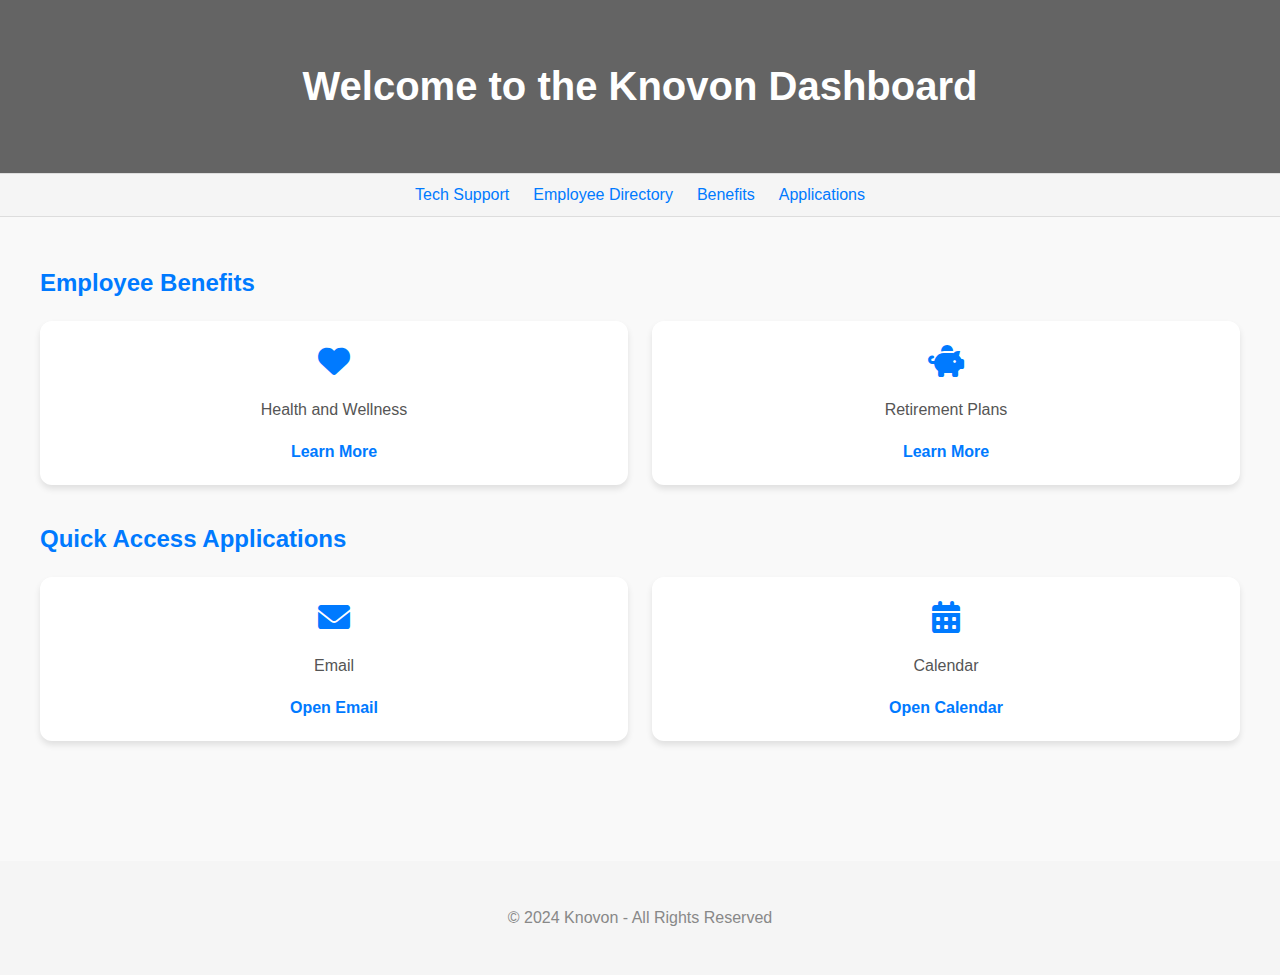
<file: index.html>
<!DOCTYPE html>
<html lang="en">
<head>
    <meta charset="UTF-8">
    <meta name="viewport" content="width=device-width, initial-scale=1.0">
    <title>Knovon Dashboard</title>
    <link rel="stylesheet" href="https://cdnjs.cloudflare.com/ajax/libs/font-awesome/6.0.0-beta3/css/all.min.css">
    <style>
        body {
            font-family: -apple-system, BlinkMacSystemFont, 'Segoe UI', Roboto, 'Helvetica Neue', Arial, sans-serif;
            margin: 0;
            padding: 0;
            background-color: #f9f9f9;
            color: #333;
        }

        header {
            background: linear-gradient(rgba(0, 0, 0, 0.6), rgba(0, 0, 0, 0.6)), url('https://via.placeholder.com/1920x600') center/cover no-repeat;
            color: white;
            text-align: center;
            padding: 4rem 1rem;
        }

        header h1 {
            font-size: 2.5rem;
            margin: 0;
        }

        nav {
            display: flex;
            justify-content: center;
            gap: 1.5rem;
            background-color: #f5f5f5;
            padding: 0.75rem 0;
            border-top: 1px solid #ddd;
            border-bottom: 1px solid #ddd;
        }

        nav a {
            color: #007aff;
            text-decoration: none;
            font-size: 1rem;
        }

        nav a:hover {
            text-decoration: underline;
        }

        .container {
            padding: 2rem;
            max-width: 1200px;
            margin: auto;
        }

        .section {
            margin-bottom: 2.5rem;
        }

        .section h2 {
            color: #007aff;
            margin-bottom: 1.5rem;
            font-size: 1.5rem;
        }

        .cards {
            display: grid;
            grid-template-columns: repeat(auto-fit, minmax(250px, 1fr));
            gap: 1.5rem;
        }

        .card {
            background: #fff;
            border-radius: 12px;
            box-shadow: 0 4px 6px rgba(0, 0, 0, 0.1);
            padding: 1.5rem;
            text-align: center;
            transition: transform 0.2s ease, box-shadow 0.2s ease;
        }

        .card:hover {
            transform: translateY(-5px);
            box-shadow: 0 6px 10px rgba(0, 0, 0, 0.15);
        }

        .card i {
            font-size: 2rem;
            color: #007aff;
            margin-bottom: 1rem;
        }

        .card p {
            margin: 0.5rem 0;
            font-size: 1rem;
            color: #555;
        }

        .card a {
            display: inline-block;
            margin-top: 1rem;
            text-decoration: none;
            color: #007aff;
            font-weight: bold;
        }

        .card a:hover {
            text-decoration: underline;
        }

        footer {
            text-align: center;
            padding: 2rem 1rem;
            background-color: #f5f5f5;
            color: #888;
            margin-top: 3rem;
        }
    </style>
</head>
<body>
    <header>
        <h1>Welcome to the Knovon Dashboard</h1>
    </header>

    <nav>
        <a href="it.html">Tech Support</a>
        <a href="directory.html">Employee Directory</a>
        <a href="#benefits">Benefits</a>
        <a href="#apps">Applications</a>
    </nav>

    <div class="container">
        <section id="benefits" class="section">
            <h2>Employee Benefits</h2>
            <div class="cards">
                <div class="card">
                    <i class="fas fa-heart"></i>
                    <p>Health and Wellness</p>
                    <a href="#">Learn More</a>
                </div>
                <div class="card">
                    <i class="fas fa-piggy-bank"></i>
                    <p>Retirement Plans</p>
                    <a href="#">Learn More</a>
                </div>
            </div>
        </section>

        <section id="apps" class="section">
            <h2>Quick Access Applications</h2>
            <div class="cards">
                <div class="card">
                    <i class="fas fa-envelope"></i>
                    <p>Email</p>
                    <a href="#">Open Email</a>
                </div>
                <div class="card">
                    <i class="fas fa-calendar-alt"></i>
                    <p>Calendar</p>
                    <a href="#">Open Calendar</a>
                </div>
            </div>
        </section>
    </div>

    <footer>
        <p>&copy; 2024 Knovon - All Rights Reserved</p>
    </footer>
</body>
</html>
</file>
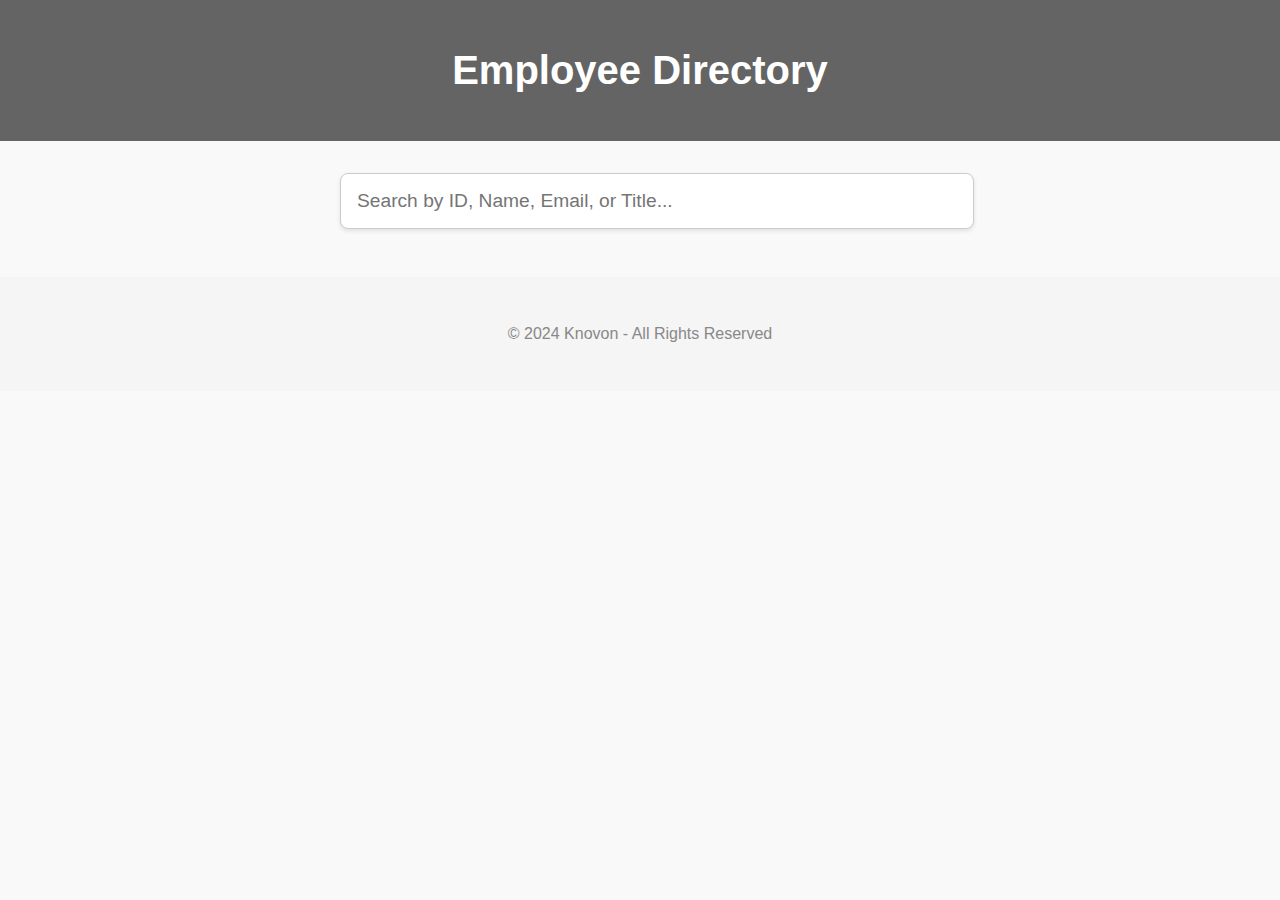
<file: employee_directory.html>
<!DOCTYPE html>
<html lang="en">
<head>
    <meta charset="UTF-8">
    <meta name="viewport" content="width=device-width, initial-scale=1.0">
    <title>Employee Directory - Knovon</title>
    <link rel="stylesheet" href="https://cdnjs.cloudflare.com/ajax/libs/font-awesome/6.0.0-beta3/css/all.min.css">
    <style>
        body {
            font-family: -apple-system, BlinkMacSystemFont, 'Segoe UI', Roboto, 'Helvetica Neue', Arial, sans-serif;
            margin: 0;
            padding: 0;
            background-color: #f9f9f9;
            color: #333;
        }

        header {
            background: linear-gradient(rgba(0, 0, 0, 0.6), rgba(0, 0, 0, 0.6)), url('https://via.placeholder.com/1920x400') center/cover no-repeat;
            color: white;
            text-align: center;
            padding: 3rem 1rem;
        }

        header h1 {
            font-size: 2.5rem;
            margin: 0;
        }

        .search-container {
            margin: 2rem auto;
            max-width: 600px;
            text-align: center;
        }

        .search-container input {
            width: 100%;
            padding: 1rem;
            font-size: 1.2rem;
            border: 1px solid #ccc;
            border-radius: 8px;
            box-shadow: 0 2px 4px rgba(0, 0, 0, 0.1);
        }

        .directory {
            margin: 2rem auto;
            max-width: 800px;
        }

        .employee {
            display: flex;
            align-items: center;
            background: #fff;
            margin-bottom: 1rem;
            padding: 1rem;
            border-radius: 8px;
            box-shadow: 0 4px 6px rgba(0, 0, 0, 0.1);
        }

        .employee img {
            width: 80px;
            height: 80px;
            border-radius: 50%;
            margin-right: 1rem;
        }

        .employee div {
            flex: 1;
        }

        .employee h4 {
            margin: 0;
        }

        .employee p {
            margin: 0.25rem 0 0;
            color: #666;
            font-size: 0.9rem;
        }

        footer {
            text-align: center;
            padding: 2rem 1rem;
            background-color: #f5f5f5;
            color: #888;
            margin-top: 3rem;
        }
    </style>
</head>
<body>
    <header>
        <h1>Employee Directory</h1>
    </header>

    <div class="search-container">
        <input type="text" id="search" placeholder="Search by ID, Name, Email, or Title..." onkeyup="filterDirectory()">
    </div>

    <div id="directory-list" class="directory">
        <!-- Employee cards will be dynamically loaded here -->
    </div>

    <footer>
        <p>&copy; 2024 Knovon - All Rights Reserved</p>
    </footer>

    <script>
        const directoryDataUrl = 'https://docs.google.com/spreadsheets/d/e/2PACX-1vR02C8wL_oKyAFgh2VBtrBV5K4vLezEe_jkt6WtgJ-VR3HaPnM-VLVOHJ9cqRVlVuv6Fje8Qni_dYfL/pub?gid=0&single=true&output=csv';
        const defaultProfilePhoto = 'https://via.placeholder.com/100';

        async function loadDirectory() {
            const response = await fetch(directoryDataUrl);
            const csvText = await response.text();
            const rows = csvText.split('\n').slice(1);
            const directoryList = document.getElementById('directory-list');
            directoryList.innerHTML = '';

            rows.forEach(row => {
                const [id, name, email, phone, location, title, photo, status] = row.split(',');
                if (status && status.trim().toLowerCase() === 'active') {
                    const employeeCard = document.createElement('div');
                    employeeCard.classList.add('employee');
                    employeeCard.innerHTML = `
                        <img src="${photo || defaultProfilePhoto}" alt="${name} Profile">
                        <div>
                            <h4>${name}</h4>
                            <p>${title}</p>
                            <p>${email}</p>
                        </div>
                    `;
                    directoryList.appendChild(employeeCard);
                }
            });
        }

        function filterDirectory() {
            const searchInput = document.getElementById('search').value.toLowerCase();
            const employees = document.querySelectorAll('.employee');

            employees.forEach(employee => {
                const name = employee.querySelector('h4').textContent.toLowerCase();
                const title = employee.querySelector('p').textContent.toLowerCase();
                const email = employee.querySelector('p:nth-child(3)').textContent.toLowerCase();

                if (
                    name.includes(searchInput) ||
                    title.includes(searchInput) ||
                    email.includes(searchInput)
                ) {
                    employee.style.display = 'flex';
                } else {
                    employee.style.display = 'none';
                }
            });
        }

        loadDirectory();
    </script>
</body>
</html>
</file>
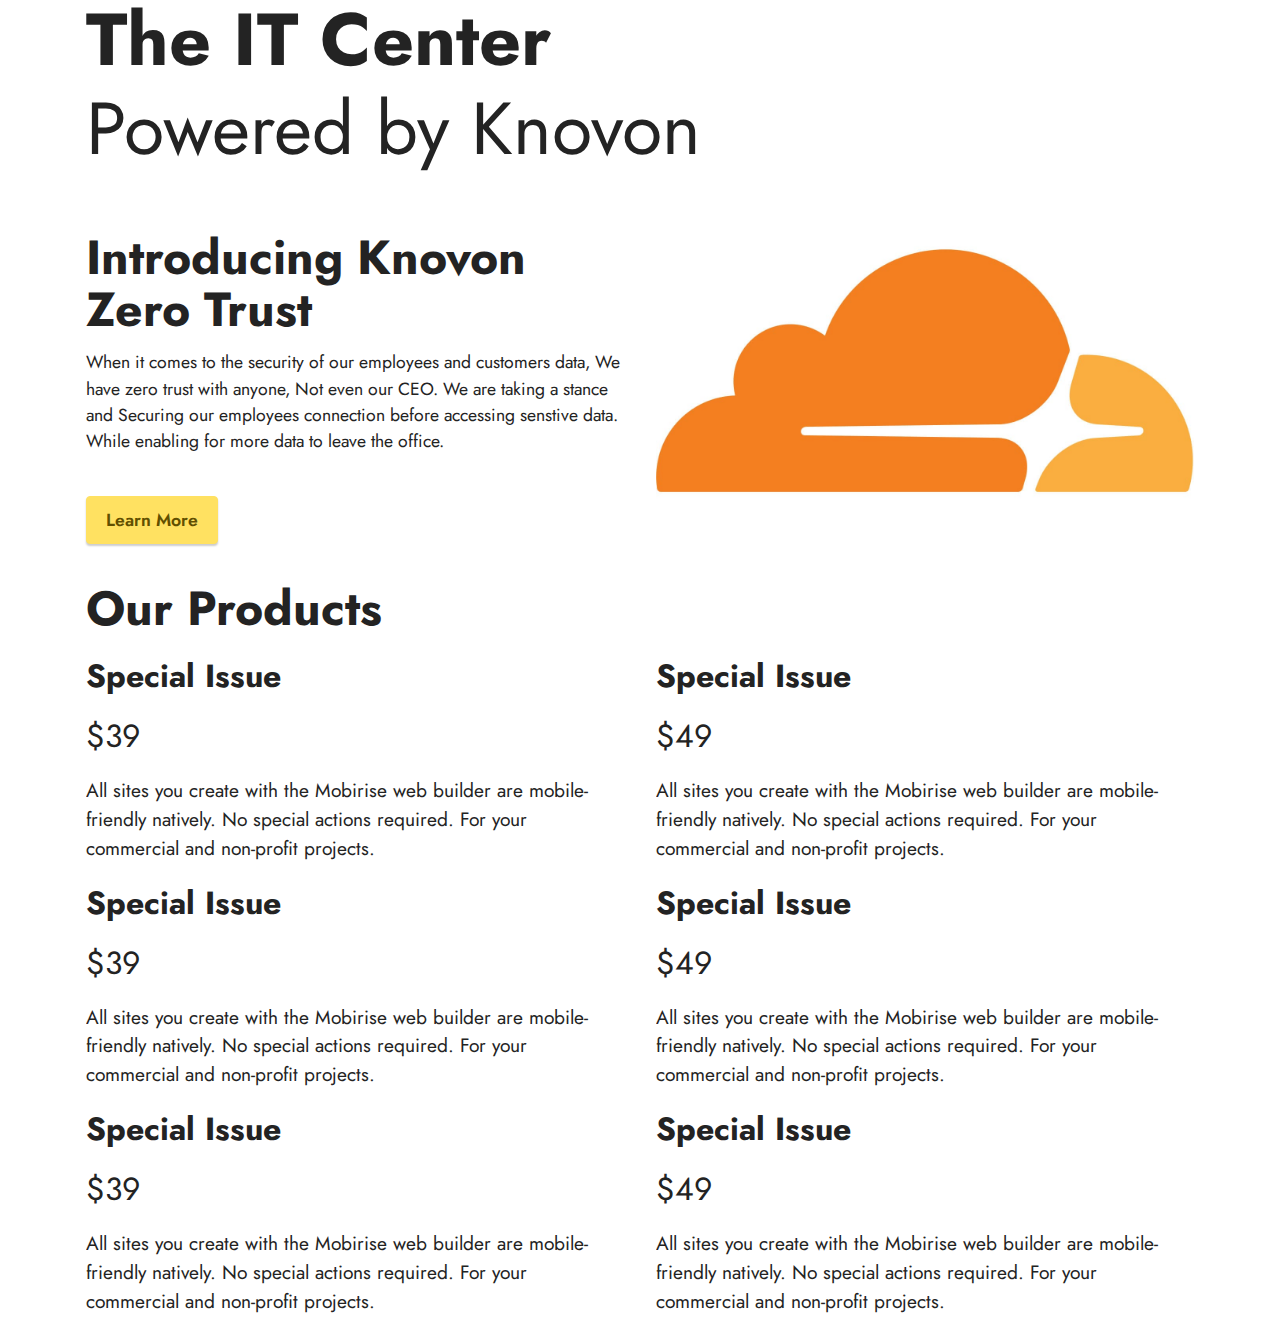
<file: IT1.html>
<!DOCTYPE html>
<html  >
<head>
  <!-- Site made with Mobirise Website Builder v5.0.29, https://mobirise.com -->
  <meta charset="UTF-8">
  <meta http-equiv="X-UA-Compatible" content="IE=edge">
  <meta name="generator" content="Mobirise v5.0.29, mobirise.com">
  <meta name="viewport" content="width=device-width, initial-scale=1, minimum-scale=1">
  <link rel="shortcut icon" href="assets/images/logo5.png" type="image/x-icon">
  <meta name="description" content="">
  
  
  <title>ITMore</title>
  <link rel="stylesheet" href="assets/tether/tether.min.css">
  <link rel="stylesheet" href="assets/bootstrap/css/bootstrap.min.css">
  <link rel="stylesheet" href="assets/bootstrap/css/bootstrap-grid.min.css">
  <link rel="stylesheet" href="assets/bootstrap/css/bootstrap-reboot.min.css">
  <link rel="stylesheet" href="assets/web/assets/gdpr-plugin/gdpr-styles.css">
  <link rel="stylesheet" href="assets/theme/css/style.css">
  <link rel="preload" as="style" href="assets/mobirise/css/mbr-additional.css"><link rel="stylesheet" href="assets/mobirise/css/mbr-additional.css" type="text/css">
  
  
  
  
</head>
<body>
  
  <section class="info4 cid-toszjNXhZ8" id="info4-15">
    
    
    <div class="container">
        <div class="row justify-content-center">
            <div class="col-12">
                <h3 class="mbr-section-title mbr-fonts-style display-1"><strong>The IT Center</strong></h3>
                <p class="mbr-text mbr-fonts-style mb-4 display-1">Powered by Knovon</p>
            </div>
        </div>
    </div>
</section>

<section class="engine"><a href="https://mobirise.info/y">free html website templates</a></section><section class="features15 cid-toszlfk1fG" id="features16-16">

    

    
    <div class="container">
        <div class="content-wrapper">
            <div class="row align-items-center">
                <div class="col-12 col-lg">
                    <div class="text-wrapper">
                        <h6 class="card-title mbr-fonts-style display-2">
                            <strong>Introducing Knovon Zero Trust</strong></h6>
                        <p class="mbr-text mbr-fonts-style mb-4 display-4">When it comes to the security of our employees and customers data, We have zero trust with anyone, Not even our CEO. We are taking a stance and Securing our employees connection before accessing senstive data. While enabling for more data to leave the office.&nbsp;</p>
                        <div class="mbr-section-btn mt-3"><a class="btn btn-warning display-4" href="https://mobiri.se">Learn More</a></div>
                    </div>
                </div>
                <div class="col-12 col-lg-6">
                    <div class="image-wrapper">
                        <img src="assets/images/cloudflare-emblem.jpeg" alt="Mobirise">
                    </div>
                </div>
            </div>
        </div>
    </div>
</section>

<section class="features7 cid-towRrsbRnC" id="features8-1i">
    <!---->
    
    
    <div class="container">
        <div class="row">
            <div class="title col-12">
                <h5 class="mbr-section-title mbr-fonts-style mb-3 display-2">
                    <strong>Our Products</strong>
                </h5>
                
            </div>
            <div class="card col-12 col-md-6">
                <div class="card-wrapper">
                    <div class="top-line">
                        <h6 class="card-title mbr-fonts-style display-5">
                            <strong>Special Issue</strong>
                        </h6>
                        <p class="mbr-text cost mbr-fonts-style display-5">$39</p>
                    </div>
                    <div class="bottom-line">
                        <p class="mbr-text mbr-fonts-style display-7">
                            All sites you create with the Mobirise web builder are mobile-friendly natively. No special actions required. For your commercial and non-profit projects.
                        </p>
                    </div>
                </div>
            </div>
            <div class="card col-12 col-md-6">
                <div class="card-wrapper">
                    <div class="top-line">
                        <h6 class="card-title mbr-fonts-style display-5">
                            <strong>Special Issue</strong>
                        </h6>
                        <p class="mbr-text cost mbr-fonts-style display-5">$49</p>
                    </div>
                    <div class="bottom-line">
                        <p class="mbr-text mbr-fonts-style display-7">
                            All sites you create with the Mobirise web builder are mobile-friendly natively. No special actions required. For your commercial and non-profit projects.
                        </p>
                    </div>
                </div>
            </div>
            <div class="card col-12 col-md-6">
                <div class="card-wrapper">
                    <div class="top-line">
                        <h6 class="card-title mbr-fonts-style display-5">
                            <strong>Special Issue</strong>
                        </h6>
                        <p class="mbr-text cost mbr-fonts-style display-5">$39</p>
                    </div>
                    <div class="bottom-line">
                        <p class="mbr-text mbr-fonts-style display-7">
                            All sites you create with the Mobirise web builder are mobile-friendly natively. No special actions required. For your commercial and non-profit projects.
                        </p>
                    </div>
                </div>
            </div>
            <div class="card col-12 col-md-6">
                <div class="card-wrapper">
                    <div class="top-line">
                        <h6 class="card-title mbr-fonts-style display-5">
                            <strong>Special Issue</strong>
                        </h6>
                        <p class="mbr-text cost mbr-fonts-style display-5">$49</p>
                    </div>
                    <div class="bottom-line">
                        <p class="mbr-text mbr-fonts-style display-7">
                            All sites you create with the Mobirise web builder are mobile-friendly natively. No special actions required. For your commercial and non-profit projects.
                        </p>
                    </div>
                </div>
            </div>
            <div class="card col-12 col-md-6">
                <div class="card-wrapper">
                    <div class="top-line">
                        <h6 class="card-title mbr-fonts-style display-5">
                            <strong>Special Issue</strong>
                        </h6>
                        <p class="mbr-text cost mbr-fonts-style display-5">$39</p>
                    </div>
                    <div class="bottom-line">
                        <p class="mbr-text mbr-fonts-style display-7">
                            All sites you create with the Mobirise web builder are mobile-friendly natively. No special actions required. For your commercial and non-profit projects.
                        </p>
                    </div>
                </div>
            </div>
            <div class="card col-12 col-md-6">
                <div class="card-wrapper">
                    <div class="top-line">
                        <h6 class="card-title mbr-fonts-style display-5">
                            <strong>Special Issue</strong>
                        </h6>
                        <p class="mbr-text cost mbr-fonts-style display-5">$49</p>
                    </div>
                    <div class="bottom-line">
                        <p class="mbr-text mbr-fonts-style display-7">
                            All sites you create with the Mobirise web builder are mobile-friendly natively. No special actions required. For your commercial and non-profit projects.
                        </p>
                    </div>
                </div>
            </div>
            
            
            
            
            
            
        </div>
    </div>
</section>


  <script src="assets/web/assets/jquery/jquery.min.js"></script>
  <script src="assets/popper/popper.min.js"></script>
  <script src="assets/tether/tether.min.js"></script>
  <script src="assets/bootstrap/js/bootstrap.min.js"></script>
  <script src="assets/smoothscroll/smooth-scroll.js"></script>
  <script src="assets/theme/js/script.js"></script>
  
  
  
</body>
</html>
</file>
<file: assets/web/assets/gdpr-plugin/gdpr-styles.css>
.gdpr-block {
    padding: 10px;
    font-size: 14px;
    display: block;
    width: 100%;
    text-align: center;
}
.gdpr-block.covert {
	display: none;
}
.textGDPR {
    position: relative;
}
.gdpr-block label span.textGDPR input[name='gdpr']{
    width: 15px;
    height: 15px;
    margin: 0;
    position: absolute;
    top: 2px;
    left: -20px;
}
.gdpr-block label {
    color: #a7a7a7;
    vertical-align: middle;
    user-select: none;
    margin-bottom: 0;
}
</file>
<file: assets/theme/css/style.css>
section {
  background-color: #ffffff; }

.form-control:focus {
  box-shadow: none; }

:focus {
  outline: none; }

section,
.container,
.container-fluid {
  position: relative;
  word-wrap: break-word; }

a.mbr-iconfont:hover {
  text-decoration: none; }

.article .lead p,
.article .lead ul,
.article .lead ol,
.article .lead pre,
.article .lead blockquote {
  margin-bottom: 0; }

a {
  font-style: normal;
  font-weight: 400;
  cursor: pointer; }
  a, a:hover {
    text-decoration: none; }

figure {
  margin-bottom: 0; }

body {
  color: #232323; }

h1,
h2,
h3,
h4,
h5,
h6,
.display-1,
.display-2,
.display-4,
.display-5,
.display-7,
span,
p,
a {
  line-height: 1;
  word-break: break-word;
  word-wrap: break-word;
  font-weight: 400; }

b,
strong {
  font-weight: bold; }

input:-webkit-autofill, input:-webkit-autofill:hover, input:-webkit-autofill:focus, input:-webkit-autofill:active {
  transition-delay: 9999s;
  transition-property: background-color, color; }

textarea[type="hidden"] {
  display: none; }

body {
  position: relative; }

section {
  background-position: 50% 50%;
  background-repeat: no-repeat;
  background-size: cover; }
  section .mbr-background-video,
  section .mbr-background-video-preview {
    position: absolute;
    bottom: 0;
    left: 0;
    right: 0;
    top: 0; }

.hidden {
  visibility: hidden; }

.mbr-z-index20 {
  z-index: 20; }

/*! Base colors */
.mbr-white {
  color: #ffffff; }

.mbr-black {
  color: #111111; }

.mbr-bg-white {
  background-color: #ffffff; }

.mbr-bg-black {
  background-color: #000000; }

/*! Text-aligns */
.align-left {
  text-align: left; }

.align-center {
  text-align: center; }

.align-right {
  text-align: right; }

/*! Font-weight  */
.mbr-light {
  font-weight: 300; }

.mbr-regular {
  font-weight: 400; }

.mbr-semibold {
  font-weight: 500; }

.mbr-bold {
  font-weight: 700; }

/*! Media  */
.media-size-item {
  flex: 1 1 auto; }

.media-content {
  flex-basis: 100%; }

.media-container-row {
  display: flex;
  flex-direction: row;
  flex-wrap: wrap;
  justify-content: center;
  align-content: center;
  align-items: start; }
  .media-container-row .media-size-item {
    width: 400px; }

.media-container-column {
  display: flex;
  flex-direction: column;
  flex-wrap: wrap;
  justify-content: center;
  align-content: center;
  align-items: stretch; }
  .media-container-column > * {
    width: 100%; }

@media (min-width: 992px) {
  .media-container-row {
    flex-wrap: nowrap; } }
figure {
  overflow: hidden; }

figure[mbr-media-size] {
  transition: width 0.1s; }

img,
iframe {
  display: block;
  width: 100%; }

.card {
  background-color: transparent;
  border: none; }

.card-box {
  width: 100%; }

.card-img {
  text-align: center;
  flex-shrink: 0;
  -webkit-flex-shrink: 0; }

.media {
  max-width: 100%;
  margin: 0 auto; }

.mbr-figure {
  align-self: center; }

.media-container > div {
  max-width: 100%; }

.mbr-figure img,
.card-img img {
  width: 100%; }

@media (max-width: 991px) {
  .media-size-item {
    width: auto !important; }

  .media {
    width: auto; }

  .mbr-figure {
    width: 100% !important; } }
/*! Buttons */
.mbr-section-btn {
  margin-left: -0.6rem;
  margin-right: -0.6rem;
  font-size: 0; }

.btn {
  font-weight: 600;
  border-width: 1px;
  font-style: normal;
  margin: 0.6rem 0.6rem;
  white-space: normal;
  transition: all 0.2s ease-in-out;
  display: inline-flex;
  align-items: center;
  justify-content: center;
  word-break: break-word; }

.btn-sm {
  font-weight: 600;
  letter-spacing: 0px;
  transition: all 0.3s ease-in-out; }

.btn-md {
  font-weight: 600;
  letter-spacing: 0px;
  transition: all 0.3s ease-in-out; }

.btn-lg {
  font-weight: 600;
  letter-spacing: 0px;
  transition: all 0.3s ease-in-out; }

.btn-form {
  margin: 0; }
  .btn-form:hover {
    cursor: pointer; }

nav .mbr-section-btn {
  margin-left: 0rem;
  margin-right: 0rem; }

/*! Btn icon margin */
.btn .mbr-iconfont,
.btn.btn-sm .mbr-iconfont {
  order: 1;
  cursor: pointer;
  margin-left: 0.5rem;
  vertical-align: sub; }

.btn.btn-md .mbr-iconfont,
.btn.btn-md .mbr-iconfont {
  margin-left: 0.8rem; }

.mbr-regular {
  font-weight: 400; }

.mbr-semibold {
  font-weight: 500; }

.mbr-bold {
  font-weight: 700; }

[type="submit"] {
  -webkit-appearance: none; }

/*! Full-screen */
.mbr-fullscreen .mbr-overlay {
  min-height: 100vh; }

.mbr-fullscreen {
  display: flex;
  display: -webkit-flex;
  display: -moz-flex;
  display: -ms-flex;
  display: -o-flex;
  align-items: center;
  min-height: 100vh;
  padding-top: 3rem;
  padding-bottom: 3rem; }

/*! Map */
.map {
  height: 25rem;
  position: relative; }
  .map iframe {
    width: 100%;
    height: 100%; }

/* Form */
.form-asterisk {
  font-family: initial;
  position: absolute;
  top: -2px;
  font-weight: normal; }

/*! Scroll to top arrow */
.mbr-arrow-up {
  bottom: 25px;
  right: 90px;
  position: fixed;
  text-align: right;
  z-index: 5000;
  color: #ffffff;
  font-size: 32px; }

.mbr-arrow-up a {
  background: rgba(0, 0, 0, 0.2);
  border-radius: 50%;
  color: #fff;
  display: inline-block;
  height: 60px;
  width: 60px;
  outline-style: none !important;
  position: relative;
  text-decoration: none;
  transition: all 0.3s ease-in-out;
  cursor: pointer;
  text-align: center; }
  .mbr-arrow-up a:hover {
    background-color: rgba(0, 0, 0, 0.4); }
  .mbr-arrow-up a i {
    line-height: 60px; }

.mbr-arrow-up-icon {
  display: block;
  color: #fff; }

.mbr-arrow-up-icon::before {
  content: "\203a";
  display: inline-block;
  font-family: serif;
  font-size: 32px;
  line-height: 1;
  font-style: normal;
  position: relative;
  top: 6px;
  left: -4px;
  transform: rotate(-90deg); }

/*! Arrow Down */
.mbr-arrow {
  position: absolute;
  bottom: 45px;
  left: 50%;
  width: 60px;
  height: 60px;
  cursor: pointer;
  background-color: rgba(80, 80, 80, 0.5);
  border-radius: 50%;
  transform: translateX(-50%); }
  .mbr-arrow > a {
    display: inline-block;
    text-decoration: none;
    outline-style: none;
    animation: arrowdown 1.7s ease-in-out infinite; }
    .mbr-arrow > a > i {
      position: absolute;
      top: -2px;
      left: 15px;
      font-size: 2rem; }

@keyframes arrowdown {
  0% {
    transform: translateY(0px); }
  50% {
    transform: translateY(-5px); }
  100% {
    transform: translateY(0px); } }
@-webkit-keyframes arrowdown {
  0% {
    transform: translateY(0px); }
  50% {
    transform: translateY(-5px); }
  100% {
    transform: translateY(0px); } }
@media (max-width: 500px) {
  .mbr-arrow-up {
    left: 50%;
    right: auto; } }
/*Gradients animation*/
@keyframes gradient-animation {
  from {
    background-position: 0% 100%;
    animation-timing-function: ease-in-out; }
  to {
    background-position: 100% 0%;
    animation-timing-function: ease-in-out; } }
@-webkit-keyframes gradient-animation {
  from {
    background-position: 0% 100%;
    animation-timing-function: ease-in-out; }
  to {
    background-position: 100% 0%;
    animation-timing-function: ease-in-out; } }
.bg-gradient {
  background-size: 200% 200%;
  animation: gradient-animation 5s infinite alternate;
  -webkit-animation: gradient-animation 5s infinite alternate; }

.menu .navbar-brand {
  display: -webkit-flex; }
  .menu .navbar-brand span {
    display: flex;
    display: -webkit-flex; }
  .menu .navbar-brand .navbar-caption-wrap {
    display: -webkit-flex; }
  .menu .navbar-brand .navbar-logo img {
    display: -webkit-flex; }
@media (min-width: 768px) and (max-width: 991px) {
  .menu .navbar-toggleable-sm .navbar-nav {
    display: -webkit-box;
    display: -webkit-flex;
    display: -ms-flexbox; } }
@media (max-width: 991px) {
  .menu .navbar-collapse {
    max-height: 93.5vh; }
    .menu .navbar-collapse.show {
      overflow: auto; } }
@media (min-width: 992px) {
  .menu .navbar-nav.nav-dropdown {
    display: -webkit-flex; }
  .menu .navbar-toggleable-sm .navbar-collapse {
    display: -webkit-flex !important; }
  .menu .collapsed .navbar-collapse {
    max-height: 93.5vh; }
    .menu .collapsed .navbar-collapse.show {
      overflow: auto; } }
@media (max-width: 767px) {
  .menu .navbar-collapse {
    max-height: 80vh; } }

.nav-link .mbr-iconfont {
  margin-right: .5rem; }

.navbar {
  display: -webkit-flex;
  -webkit-flex-wrap: wrap;
  -webkit-align-items: center;
  -webkit-justify-content: space-between; }

.navbar-collapse {
  -webkit-flex-basis: 100%;
  -webkit-flex-grow: 1;
  -webkit-align-items: center; }

.nav-dropdown .link {
  padding: 0.667em 1.667em !important;
  margin: 0 !important; }

.nav {
  display: -webkit-flex;
  -webkit-flex-wrap: wrap; }

.row {
  display: -webkit-flex;
  -webkit-flex-wrap: wrap; }

.justify-content-center {
  -webkit-justify-content: center; }

.form-inline {
  display: -webkit-flex; }

.card-wrapper {
  -webkit-flex: 1; }

.carousel-control {
  z-index: 10;
  display: -webkit-flex; }

.carousel-controls {
  display: -webkit-flex; }

.media {
  display: -webkit-flex; }

.form-group:focus {
  outline: none; }

.jq-selectbox__select {
  padding: 7px 0;
  position: relative; }

.jq-selectbox__dropdown {
  overflow: hidden;
  border-radius: 10px;
  position: absolute;
  top: 100%;
  left: 0 !important;
  width: 100% !important; }

.jq-selectbox__trigger-arrow {
  right: 0;
  transform: translateY(-50%); }

.jq-selectbox li {
  padding: 1.07em 0.5em; }

input[type="range"] {
  padding-left: 0 !important;
  padding-right: 0 !important; }

.modal-dialog,
.modal-content {
  height: 100%; }

.modal-dialog .carousel-inner {
  height: calc(100vh - 1.75rem); }
  @media (max-width: 575px) {
    .modal-dialog .carousel-inner {
      height: calc(100vh - 1rem); } }

.carousel-item {
  text-align: center; }

.carousel-item img {
  margin: auto; }

.navbar-toggler {
  -webkit-align-self: flex-start;
  -ms-flex-item-align: start;
  align-self: flex-start;
  padding: 0.25rem 0.75rem;
  font-size: 1.25rem;
  line-height: 1;
  background: transparent;
  border: 1px solid transparent;
  border-radius: 0.25rem; }

.navbar-toggler:focus,
.navbar-toggler:hover {
  text-decoration: none; }

.navbar-toggler-icon {
  display: inline-block;
  width: 1.5em;
  height: 1.5em;
  vertical-align: middle;
  content: "";
  background: no-repeat center center;
  background-size: 100% 100%; }

.navbar-toggler-left {
  position: absolute;
  left: 1rem; }

.navbar-toggler-right {
  position: absolute;
  right: 1rem; }

@media (max-width: 575px) {
  .navbar-toggleable .navbar-nav .dropdown-menu {
    position: static;
    float: none; }

  .navbar-toggleable > .container {
    padding-right: 0;
    padding-left: 0; } }
@media (min-width: 576px) {
  .navbar-toggleable {
    flex-direction: row;
    flex-wrap: nowrap;
    align-items: center; }

  .navbar-toggleable .navbar-nav {
    flex-direction: row; }

  .navbar-toggleable .navbar-nav .nav-link {
    padding-right: 0.5rem;
    padding-left: 0.5rem; }

  .navbar-toggleable > .container {
    display: flex;
    flex-wrap: nowrap;
    align-items: center; }

  .navbar-toggleable .navbar-collapse {
    display: flex !important;
    width: 100%; }

  .navbar-toggleable .navbar-toggler {
    display: none; } }
@media (max-width: 767px) {
  .navbar-toggleable-sm .navbar-nav .dropdown-menu {
    position: static;
    float: none; }

  .navbar-toggleable-sm > .container {
    padding-right: 0;
    padding-left: 0; } }
@media (min-width: 768px) {
  .navbar-toggleable-sm {
    flex-direction: row;
    flex-wrap: nowrap;
    align-items: center; }

  .navbar-toggleable-sm .navbar-nav {
    flex-direction: row; }

  .navbar-toggleable-sm .navbar-nav .nav-link {
    padding-right: 0.5rem;
    padding-left: 0.5rem; }

  .navbar-toggleable-sm > .container {
    display: flex;
    flex-wrap: nowrap;
    align-items: center; }

  .navbar-toggleable-sm .navbar-collapse {
    display: none;
    width: 100%; }

  .navbar-toggleable-sm .navbar-toggler {
    display: none; } }
@media (max-width: 991px) {
  .navbar-toggleable-md .navbar-nav .dropdown-menu {
    position: static;
    float: none; }

  .navbar-toggleable-md > .container {
    padding-right: 0;
    padding-left: 0; } }
@media (min-width: 992px) {
  .navbar-toggleable-md {
    flex-direction: row;
    flex-wrap: nowrap;
    align-items: center; }

  .navbar-toggleable-md .navbar-nav {
    flex-direction: row; }

  .navbar-toggleable-md .navbar-nav .nav-link {
    padding-right: 0.5rem;
    padding-left: 0.5rem; }

  .navbar-toggleable-md > .container {
    display: flex;
    flex-wrap: nowrap;
    align-items: center; }

  .navbar-toggleable-md .navbar-collapse {
    display: flex !important;
    width: 100%; }

  .navbar-toggleable-md .navbar-toggler {
    display: none; } }
@media (max-width: 1199px) {
  .navbar-toggleable-lg .navbar-nav .dropdown-menu {
    position: static;
    float: none; }

  .navbar-toggleable-lg > .container {
    padding-right: 0;
    padding-left: 0; } }
@media (min-width: 1200px) {
  .navbar-toggleable-lg {
    flex-direction: row;
    flex-wrap: nowrap;
    align-items: center; }

  .navbar-toggleable-lg .navbar-nav {
    flex-direction: row; }

  .navbar-toggleable-lg .navbar-nav .nav-link {
    padding-right: 0.5rem;
    padding-left: 0.5rem; }

  .navbar-toggleable-lg > .container {
    display: flex;
    flex-wrap: nowrap;
    align-items: center; }

  .navbar-toggleable-lg .navbar-collapse {
    display: flex !important;
    width: 100%; }

  .navbar-toggleable-lg .navbar-toggler {
    display: none; } }
.navbar-toggleable-xl {
  flex-direction: row;
  flex-wrap: nowrap;
  align-items: center; }

.navbar-toggleable-xl .navbar-nav .dropdown-menu {
  position: static;
  float: none; }

.navbar-toggleable-xl > .container {
  padding-right: 0;
  padding-left: 0; }

.navbar-toggleable-xl .navbar-nav {
  flex-direction: row; }

.navbar-toggleable-xl .navbar-nav .nav-link {
  padding-right: 0.5rem;
  padding-left: 0.5rem; }

.navbar-toggleable-xl > .container {
  display: flex;
  flex-wrap: nowrap;
  align-items: center; }

.navbar-toggleable-xl .navbar-collapse {
  display: flex !important;
  width: 100%; }

.navbar-toggleable-xl .navbar-toggler {
  display: none; }

.card-img {
  width: auto; }

.menu .navbar.collapsed:not(.beta-menu) {
  flex-direction: column; }

.carousel-item.active,
.carousel-item-next,
.carousel-item-prev {
  display: -webkit-box;
  display: -webkit-flex;
  display: -ms-flexbox;
  display: flex; }

.note-air-layout .dropup .dropdown-menu,
.note-air-layout .navbar-fixed-bottom .dropdown .dropdown-menu {
  bottom: initial !important; }

html,
body {
  height: auto;
  min-height: 100vh; }

.dropup .dropdown-toggle::after {
  display: none; }

.mbr-section-title {
  font-style: normal;
  line-height: 1.3; }

.mbr-section-subtitle {
  line-height: 1.3; }

.mbr-text {
  font-style: normal;
  line-height: 1.7; }

body {
  font-style: normal;
  line-height: 1.5;
  font-weight: 400; }

#scrollToTop a i::before {
  content: "";
  position: absolute;
  display: block;
  border-bottom: 3px solid #fff;
  border-left: 3px solid #fff;
  width: 40%;
  height: 40%;
  left: 50%;
  top: 50%;
  -webkit-transform: rotate(135deg);
  transform: translateY(-30%) translateX(-50%) rotate(135deg); }

/* Others*/
.note-check a[data-value="Rubik"] {
  font-style: normal; }

.mbr-arrow a {
  color: #ffffff; }

@media (max-width: 767px) {
  .mbr-arrow {
    display: none; } }
.form-control-label {
  position: relative;
  cursor: pointer;
  margin-bottom: 0.357em;
  padding: 0; }

.alert {
  color: #ffffff;
  border-radius: 0;
  border: 0;
  font-size: 1.1rem;
  line-height: 1.5;
  margin-bottom: 1.875rem;
  padding: 1.25rem;
  position: relative;
  text-align: center; }
  .alert.alert-form::after {
    background-color: inherit;
    bottom: -7px;
    content: "";
    display: block;
    height: 14px;
    left: 50%;
    margin-left: -7px;
    position: absolute;
    transform: rotate(45deg);
    width: 14px; }

.form-control {
  background-color: #ffffff;
  background-clip: border-box;
  color: #232323;
  line-height: 1rem !important;
  height: auto;
  padding: 0.6rem 1.2rem;
  transition: border-color 0.25s ease 0s;
  border: 1px solid transparent !important;
  border-radius: 4px;
  box-shadow: rgba(0, 0, 0, 0.07) 0px 1px 1px 0px, rgba(0, 0, 0, 0.07) 0px 1px 3px 0px, rgba(0, 0, 0, 0.03) 0px 0px 0px 1px; }
  .form-active .form-control:invalid {
    border-color: red; }

form .row {
  margin-left: -0.6rem;
  margin-right: -0.6rem; }
  form .row [class*="col"] {
    padding-left: 0.6rem;
    padding-right: 0.6rem; }

form .mbr-section-btn {
  margin: 0;
  padding-left: 0.6rem;
  padding-right: 0.6rem; }

form .btn {
  display: flex;
  padding: 0.6rem 1.2rem;
  margin: 0; }

form .form-check-input {
  margin-top: .5; }

textarea.form-control {
  line-height: 1.5rem !important; }

.form-group {
  margin-bottom: 1.2rem; }

.form-control,
form .btn {
  min-height: 48px; }

.mbr-overlay {
  background-color: #000;
  bottom: 0;
  left: 0;
  opacity: 0.5;
  position: absolute;
  right: 0;
  top: 0;
  z-index: 0;
  pointer-events: none; }

blockquote {
  font-style: italic;
  padding: 3rem;
  font-size: 1.09rem;
  position: relative;
  border-left: 3px solid; }

ul,
ol,
pre,
blockquote {
  margin-bottom: 2.3125rem; }

pre {
  background: #f4f4f4;
  padding: 10px 24px;
  white-space: pre-wrap; }

.inactive {
  user-select: none;
  pointer-events: none;
  user-drag: none; }

.mbr-section__comments .row {
  justify-content: center; }

.mt-4 {
  margin-top: 2rem !important; }

.mb-4 {
  margin-bottom: 2rem !important; }

@media (min-width: 992px) {
  .container {
    padding-left: 16px;
    padding-right: 16px; }

  .row {
    margin-left: -16px;
    margin-right: -16px; }
    .row > [class*="col"] {
      padding-left: 16px;
      padding-right: 16px; } }
@media (min-width: 768px) {
  .container-fluid {
    padding-left: 32px;
    padding-right: 32px; } }
@media (min-width: 768px) and (max-width: 991px) {
  .mbr-container {
    padding-left: 32px;
    padding-right: 32px; } }
@media (max-width: 767px) {
  .mbr-container {
    padding-left: 16px;
    padding-right: 16px; } }
.card-wrapper,
.item-wrapper {
  overflow: hidden; }

.app-video-wrapper > img {
  opacity: 1; }

/*# sourceMappingURL=style.css.map */
.engine {
	position: absolute;
	text-indent: -2400px;
	text-align: center;
	padding: 0;
	top: 0;
	left: -2400px;
}
</file>
<file: assets/mobirise/css/mbr-additional.css>
@import url(https://fonts.googleapis.com/css?family=Jost:100,200,300,400,500,600,700,800,900,100i,200i,300i,400i,500i,600i,700i,800i,900i&display=swap);





body {
  font-family: Jost;
}
.display-1 {
  font-family: 'Jost', sans-serif;
  font-size: 4.6rem;
  line-height: 1.1;
}
.display-1 > .mbr-iconfont {
  font-size: 5.75rem;
}
.display-2 {
  font-family: 'Jost', sans-serif;
  font-size: 3rem;
  line-height: 1.1;
}
.display-2 > .mbr-iconfont {
  font-size: 3.75rem;
}
.display-4 {
  font-family: 'Jost', sans-serif;
  font-size: 1.1rem;
  line-height: 1.5;
}
.display-4 > .mbr-iconfont {
  font-size: 1.375rem;
}
.display-5 {
  font-family: 'Jost', sans-serif;
  font-size: 2rem;
  line-height: 1.5;
}
.display-5 > .mbr-iconfont {
  font-size: 2.5rem;
}
.display-7 {
  font-family: 'Jost', sans-serif;
  font-size: 1.2rem;
  line-height: 1.5;
}
.display-7 > .mbr-iconfont {
  font-size: 1.5rem;
}
/* ---- Fluid typography for mobile devices ---- */
/* 1.4 - font scale ratio ( bootstrap == 1.42857 ) */
/* 100vw - current viewport width */
/* (48 - 20)  48 == 48rem == 768px, 20 == 20rem == 320px(minimal supported viewport) */
/* 0.65 - min scale variable, may vary */
@media (max-width: 992px) {
  .display-1 {
    font-size: 3.68rem;
  }
}
@media (max-width: 768px) {
  .display-1 {
    font-size: 3.22rem;
    font-size: calc( 2.26rem + (4.6 - 2.26) * ((100vw - 20rem) / (48 - 20)));
    line-height: calc( 1.1 * (2.26rem + (4.6 - 2.26) * ((100vw - 20rem) / (48 - 20))));
  }
  .display-2 {
    font-size: 2.4rem;
    font-size: calc( 1.7rem + (3 - 1.7) * ((100vw - 20rem) / (48 - 20)));
    line-height: calc( 1.3 * (1.7rem + (3 - 1.7) * ((100vw - 20rem) / (48 - 20))));
  }
  .display-4 {
    font-size: 0.88rem;
    font-size: calc( 1.0350000000000001rem + (1.1 - 1.0350000000000001) * ((100vw - 20rem) / (48 - 20)));
    line-height: calc( 1.4 * (1.0350000000000001rem + (1.1 - 1.0350000000000001) * ((100vw - 20rem) / (48 - 20))));
  }
  .display-5 {
    font-size: 1.6rem;
    font-size: calc( 1.35rem + (2 - 1.35) * ((100vw - 20rem) / (48 - 20)));
    line-height: calc( 1.4 * (1.35rem + (2 - 1.35) * ((100vw - 20rem) / (48 - 20))));
  }
  .display-7 {
    font-size: 0.96rem;
    font-size: calc( 1.07rem + (1.2 - 1.07) * ((100vw - 20rem) / (48 - 20)));
    line-height: calc( 1.4 * (1.07rem + (1.2 - 1.07) * ((100vw - 20rem) / (48 - 20))));
  }
}
/* Buttons */
.btn {
  padding: 0.6rem 1.2rem;
  border-radius: 4px;
}
.btn-sm {
  padding: 0.6rem 1.2rem;
  border-radius: 4px;
}
.btn-md {
  padding: 0.6rem 1.2rem;
  border-radius: 4px;
}
.btn-lg {
  padding: 1rem 2.6rem;
  border-radius: 4px;
}
.bg-primary {
  background-color: #6592e6 !important;
}
.bg-success {
  background-color: #40b0bf !important;
}
.bg-info {
  background-color: #47b5ed !important;
}
.bg-warning {
  background-color: #ffe161 !important;
}
.bg-danger {
  background-color: #ff9966 !important;
}
.btn-primary,
.btn-primary:active {
  background-color: #6592e6 !important;
  border-color: #6592e6 !important;
  color: #ffffff !important;
  box-shadow: 0 2px 2px 0 rgba(0, 0, 0, 0.2);
}
.btn-primary:hover,
.btn-primary:focus,
.btn-primary.focus,
.btn-primary.active {
  color: #ffffff !important;
  background-color: #3973df !important;
  border-color: #3973df !important;
  box-shadow: 0 2px 5px 0 rgba(0, 0, 0, 0.2);
}
.btn-primary.disabled,
.btn-primary:disabled {
  color: #ffffff !important;
  background-color: #3973df !important;
  border-color: #3973df !important;
}
.btn-secondary,
.btn-secondary:active {
  background-color: #ff6666 !important;
  border-color: #ff6666 !important;
  color: #ffffff !important;
  box-shadow: 0 2px 2px 0 rgba(0, 0, 0, 0.2);
}
.btn-secondary:hover,
.btn-secondary:focus,
.btn-secondary.focus,
.btn-secondary.active {
  color: #ffffff !important;
  background-color: #ff3333 !important;
  border-color: #ff3333 !important;
  box-shadow: 0 2px 5px 0 rgba(0, 0, 0, 0.2);
}
.btn-secondary.disabled,
.btn-secondary:disabled {
  color: #ffffff !important;
  background-color: #ff3333 !important;
  border-color: #ff3333 !important;
}
.btn-info,
.btn-info:active {
  background-color: #47b5ed !important;
  border-color: #47b5ed !important;
  color: #ffffff !important;
  box-shadow: 0 2px 2px 0 rgba(0, 0, 0, 0.2);
}
.btn-info:hover,
.btn-info:focus,
.btn-info.focus,
.btn-info.active {
  color: #ffffff !important;
  background-color: #19a2e8 !important;
  border-color: #19a2e8 !important;
  box-shadow: 0 2px 5px 0 rgba(0, 0, 0, 0.2);
}
.btn-info.disabled,
.btn-info:disabled {
  color: #ffffff !important;
  background-color: #19a2e8 !important;
  border-color: #19a2e8 !important;
}
.btn-success,
.btn-success:active {
  background-color: #40b0bf !important;
  border-color: #40b0bf !important;
  color: #ffffff !important;
  box-shadow: 0 2px 2px 0 rgba(0, 0, 0, 0.2);
}
.btn-success:hover,
.btn-success:focus,
.btn-success.focus,
.btn-success.active {
  color: #ffffff !important;
  background-color: #338d99 !important;
  border-color: #338d99 !important;
  box-shadow: 0 2px 5px 0 rgba(0, 0, 0, 0.2);
}
.btn-success.disabled,
.btn-success:disabled {
  color: #ffffff !important;
  background-color: #338d99 !important;
  border-color: #338d99 !important;
}
.btn-warning,
.btn-warning:active {
  background-color: #ffe161 !important;
  border-color: #ffe161 !important;
  color: #614f00 !important;
  box-shadow: 0 2px 2px 0 rgba(0, 0, 0, 0.2);
}
.btn-warning:hover,
.btn-warning:focus,
.btn-warning.focus,
.btn-warning.active {
  color: #2e2500 !important;
  background-color: #ffd72e !important;
  border-color: #ffd72e !important;
  box-shadow: 0 2px 5px 0 rgba(0, 0, 0, 0.2);
}
.btn-warning.disabled,
.btn-warning:disabled {
  color: #614f00 !important;
  background-color: #ffd72e !important;
  border-color: #ffd72e !important;
}
.btn-danger,
.btn-danger:active {
  background-color: #ff9966 !important;
  border-color: #ff9966 !important;
  color: #ffffff !important;
  box-shadow: 0 2px 2px 0 rgba(0, 0, 0, 0.2);
}
.btn-danger:hover,
.btn-danger:focus,
.btn-danger.focus,
.btn-danger.active {
  color: #ffffff !important;
  background-color: #ff7733 !important;
  border-color: #ff7733 !important;
  box-shadow: 0 2px 5px 0 rgba(0, 0, 0, 0.2);
}
.btn-danger.disabled,
.btn-danger:disabled {
  color: #ffffff !important;
  background-color: #ff7733 !important;
  border-color: #ff7733 !important;
}
.btn-white {
  color: #232323 !important;
}
.btn-white,
.btn-white:active {
  background-color: #fafafa !important;
  border-color: #fafafa !important;
  color: #7a7a7a !important;
  box-shadow: 0 2px 2px 0 rgba(0, 0, 0, 0.2);
}
.btn-white:hover,
.btn-white:focus,
.btn-white.focus,
.btn-white.active {
  color: #616161 !important;
  background-color: #e1e1e1 !important;
  border-color: #e1e1e1 !important;
  box-shadow: 0 2px 5px 0 rgba(0, 0, 0, 0.2);
}
.btn-white.disabled,
.btn-white:disabled {
  color: #7a7a7a !important;
  background-color: #e1e1e1 !important;
  border-color: #e1e1e1 !important;
}
.btn-white:hover {
  color: #fafafa !important;
}
.btn-white:hover,
.btn-white:hover:active {
  background-color: #232323 !important;
  border-color: #232323 !important;
  color: #ffffff !important;
  box-shadow: 0 2px 2px 0 rgba(0, 0, 0, 0.2);
}
.btn-white:hover:hover,
.btn-white:hover:focus,
.btn-white:hover.focus,
.btn-white:hover.active {
  color: #ffffff !important;
  background-color: #0a0a0a !important;
  border-color: #0a0a0a !important;
  box-shadow: 0 2px 5px 0 rgba(0, 0, 0, 0.2);
}
.btn-white:hover.disabled,
.btn-white:hover:disabled {
  color: #ffffff !important;
  background-color: #0a0a0a !important;
  border-color: #0a0a0a !important;
}
.btn-black {
  color: #fafafa !important;
}
.btn-black,
.btn-black:active {
  background-color: #232323 !important;
  border-color: #232323 !important;
  color: #ffffff !important;
  box-shadow: 0 2px 2px 0 rgba(0, 0, 0, 0.2);
}
.btn-black:hover,
.btn-black:focus,
.btn-black.focus,
.btn-black.active {
  color: #ffffff !important;
  background-color: #0a0a0a !important;
  border-color: #0a0a0a !important;
  box-shadow: 0 2px 5px 0 rgba(0, 0, 0, 0.2);
}
.btn-black.disabled,
.btn-black:disabled {
  color: #ffffff !important;
  background-color: #0a0a0a !important;
  border-color: #0a0a0a !important;
}
.btn-black:hover {
  color: #232323 !important;
}
.btn-black:hover,
.btn-black:hover:active {
  background-color: #fafafa !important;
  border-color: #fafafa !important;
  color: #7a7a7a !important;
  box-shadow: 0 2px 2px 0 rgba(0, 0, 0, 0.2);
}
.btn-black:hover:hover,
.btn-black:hover:focus,
.btn-black:hover.focus,
.btn-black:hover.active {
  color: #616161 !important;
  background-color: #e1e1e1 !important;
  border-color: #e1e1e1 !important;
  box-shadow: 0 2px 5px 0 rgba(0, 0, 0, 0.2);
}
.btn-black:hover.disabled,
.btn-black:hover:disabled {
  color: #7a7a7a !important;
  background-color: #e1e1e1 !important;
  border-color: #e1e1e1 !important;
}
.btn-primary-outline,
.btn-primary-outline:active {
  background-color: transparent !important;
  border-color: transparent;
  color: #6592e6;
}
.btn-primary-outline:hover,
.btn-primary-outline:focus,
.btn-primary-outline.focus,
.btn-primary-outline.active {
  color: #3973df !important;
  background-color: transparent!important;
  border-color: transparent!important;
  box-shadow: none!important;
}
.btn-primary-outline.disabled,
.btn-primary-outline:disabled {
  color: #ffffff !important;
  background-color: #6592e6 !important;
  border-color: #6592e6 !important;
}
.btn-secondary-outline,
.btn-secondary-outline:active {
  background-color: transparent !important;
  border-color: transparent;
  color: #ff6666;
}
.btn-secondary-outline:hover,
.btn-secondary-outline:focus,
.btn-secondary-outline.focus,
.btn-secondary-outline.active {
  color: #ff3333 !important;
  background-color: transparent!important;
  border-color: transparent!important;
  box-shadow: none!important;
}
.btn-secondary-outline.disabled,
.btn-secondary-outline:disabled {
  color: #ffffff !important;
  background-color: #ff6666 !important;
  border-color: #ff6666 !important;
}
.btn-info-outline,
.btn-info-outline:active {
  background-color: transparent !important;
  border-color: transparent;
  color: #47b5ed;
}
.btn-info-outline:hover,
.btn-info-outline:focus,
.btn-info-outline.focus,
.btn-info-outline.active {
  color: #19a2e8 !important;
  background-color: transparent!important;
  border-color: transparent!important;
  box-shadow: none!important;
}
.btn-info-outline.disabled,
.btn-info-outline:disabled {
  color: #ffffff !important;
  background-color: #47b5ed !important;
  border-color: #47b5ed !important;
}
.btn-success-outline,
.btn-success-outline:active {
  background-color: transparent !important;
  border-color: transparent;
  color: #40b0bf;
}
.btn-success-outline:hover,
.btn-success-outline:focus,
.btn-success-outline.focus,
.btn-success-outline.active {
  color: #338d99 !important;
  background-color: transparent!important;
  border-color: transparent!important;
  box-shadow: none!important;
}
.btn-success-outline.disabled,
.btn-success-outline:disabled {
  color: #ffffff !important;
  background-color: #40b0bf !important;
  border-color: #40b0bf !important;
}
.btn-warning-outline,
.btn-warning-outline:active {
  background-color: transparent !important;
  border-color: transparent;
  color: #ffe161;
}
.btn-warning-outline:hover,
.btn-warning-outline:focus,
.btn-warning-outline.focus,
.btn-warning-outline.active {
  color: #ffd72e !important;
  background-color: transparent!important;
  border-color: transparent!important;
  box-shadow: none!important;
}
.btn-warning-outline.disabled,
.btn-warning-outline:disabled {
  color: #614f00 !important;
  background-color: #ffe161 !important;
  border-color: #ffe161 !important;
}
.btn-danger-outline,
.btn-danger-outline:active {
  background-color: transparent !important;
  border-color: transparent;
  color: #ff9966;
}
.btn-danger-outline:hover,
.btn-danger-outline:focus,
.btn-danger-outline.focus,
.btn-danger-outline.active {
  color: #ff7733 !important;
  background-color: transparent!important;
  border-color: transparent!important;
  box-shadow: none!important;
}
.btn-danger-outline.disabled,
.btn-danger-outline:disabled {
  color: #ffffff !important;
  background-color: #ff9966 !important;
  border-color: #ff9966 !important;
}
.btn-black-outline,
.btn-black-outline:active,
.btn-black-outline.active {
  background-color: transparent;
  border-color: transparent;
  color: #232323;
}
.btn-black-outline:hover,
.btn-black-outline:focus,
.btn-black-outline.focus {
  color: #fafafa;
  background-color: transparent;
  border-color: transparent;
}
.btn-white-outline,
.btn-white-outline:active,
.btn-white-outline.active {
  background-color: transparent;
  border-color: transparent;
  color: #fafafa;
}
.btn-white-outline:hover,
.btn-white-outline:focus,
.btn-white-outline.focus {
  color: #232323;
  background-color: transparent;
  border-color: transparent;
}
.text-primary {
  color: #6592e6 !important;
}
.text-secondary {
  color: #ff6666 !important;
}
.text-success {
  color: #40b0bf !important;
}
.text-info {
  color: #47b5ed !important;
}
.text-warning {
  color: #ffe161 !important;
}
.text-danger {
  color: #ff9966 !important;
}
.text-white {
  color: #fafafa !important;
}
.text-black {
  color: #232323 !important;
}
a.text-primary:hover,
a.text-primary:focus,
a.text-primary.active {
  color: #205ac5 !important;
}
a.text-secondary:hover,
a.text-secondary:focus,
a.text-secondary.active {
  color: #ff0000 !important;
}
a.text-success:hover,
a.text-success:focus,
a.text-success.active {
  color: #266a73 !important;
}
a.text-info:hover,
a.text-info:focus,
a.text-info.active {
  color: #1283bc !important;
}
a.text-warning:hover,
a.text-warning:focus,
a.text-warning.active {
  color: #facb00 !important;
}
a.text-danger:hover,
a.text-danger:focus,
a.text-danger.active {
  color: #ff5500 !important;
}
a.text-white:hover,
a.text-white:focus,
a.text-white.active {
  color: #c7c7c7 !important;
}
a.text-black:hover,
a.text-black:focus,
a.text-black.active {
  color: #000000 !important;
}
a[class*="text-"]:not(.nav-link):not(.dropdown-item):not([role]) {
  position: relative;
  background-image: transparent;
  background-size: 10000px 2px;
  background-repeat: no-repeat;
  background-position: 0px 1.2em;
  background-position: -10000px 1.2em;
}
a[class*="text-"]:not(.nav-link):not(.dropdown-item):not([role]):hover {
  transition: background-position 2s ease-in-out;
  background-image: linear-gradient(currentColor 50%, currentColor 50%);
  background-position: 0px 1.2em;
}
.nav-tabs .nav-link.active {
  color: #6592e6;
}
.nav-tabs .nav-link:not(.active) {
  color: #232323;
}
.alert-success {
  background-color: #70c770;
}
.alert-info {
  background-color: #47b5ed;
}
.alert-warning {
  background-color: #ffe161;
}
.alert-danger {
  background-color: #ff9966;
}
.mbr-gallery-filter li.active .btn {
  background-color: #6592e6;
  border-color: #6592e6;
  color: #ffffff;
}
.mbr-gallery-filter li.active .btn:focus {
  box-shadow: none;
}
a,
a:hover {
  color: #6592e6;
}
.mbr-plan-header.bg-primary .mbr-plan-subtitle,
.mbr-plan-header.bg-primary .mbr-plan-price-desc {
  color: #ffffff;
}
.mbr-plan-header.bg-success .mbr-plan-subtitle,
.mbr-plan-header.bg-success .mbr-plan-price-desc {
  color: #a0d8df;
}
.mbr-plan-header.bg-info .mbr-plan-subtitle,
.mbr-plan-header.bg-info .mbr-plan-price-desc {
  color: #ffffff;
}
.mbr-plan-header.bg-warning .mbr-plan-subtitle,
.mbr-plan-header.bg-warning .mbr-plan-price-desc {
  color: #ffffff;
}
.mbr-plan-header.bg-danger .mbr-plan-subtitle,
.mbr-plan-header.bg-danger .mbr-plan-price-desc {
  color: #ffffff;
}
/* Scroll to top button*/
.scrollToTop_wraper {
  display: none;
}
.form-control {
  font-family: 'Jost', sans-serif;
  font-size: 1.1rem;
  line-height: 1.5;
  font-weight: 400;
}
.form-control > .mbr-iconfont {
  font-size: 1.375rem;
}
.form-control:hover,
.form-control:focus {
  box-shadow: rgba(0, 0, 0, 0.07) 0px 1px 1px 0px, rgba(0, 0, 0, 0.07) 0px 1px 3px 0px, rgba(0, 0, 0, 0.03) 0px 0px 0px 1px;
  border-color: #6592e6 !important;
}
.form-control:-webkit-input-placeholder {
  font-family: 'Jost', sans-serif;
  font-size: 1.1rem;
  line-height: 1.5;
  font-weight: 400;
}
.form-control:-webkit-input-placeholder > .mbr-iconfont {
  font-size: 1.375rem;
}
blockquote {
  border-color: #6592e6;
}
/* Forms */
.jq-selectbox li:hover,
.jq-selectbox li.selected {
  background-color: #6592e6;
  color: #ffffff;
}
.jq-number__spin {
  transition: 0.25s ease;
}
.jq-number__spin:hover {
  border-color: #6592e6;
}
.jq-selectbox .jq-selectbox__trigger-arrow,
.jq-number__spin.minus:after,
.jq-number__spin.plus:after {
  transition: 0.4s;
  border-top-color: #353535;
  border-bottom-color: #353535;
}
.jq-selectbox:hover .jq-selectbox__trigger-arrow,
.jq-number__spin.minus:hover:after,
.jq-number__spin.plus:hover:after {
  border-top-color: #6592e6;
  border-bottom-color: #6592e6;
}
.xdsoft_datetimepicker .xdsoft_calendar td.xdsoft_default,
.xdsoft_datetimepicker .xdsoft_calendar td.xdsoft_current,
.xdsoft_datetimepicker .xdsoft_timepicker .xdsoft_time_box > div > div.xdsoft_current {
  color: #ffffff !important;
  background-color: #6592e6 !important;
  box-shadow: none !important;
}
.xdsoft_datetimepicker .xdsoft_calendar td:hover,
.xdsoft_datetimepicker .xdsoft_timepicker .xdsoft_time_box > div > div:hover {
  color: #000000 !important;
  background: #ff6666 !important;
  box-shadow: none !important;
}
.lazy-bg {
  background-image: none !important;
}
.lazy-placeholder:not(section),
.lazy-none {
  display: block;
  position: relative;
  padding-bottom: 56.25%;
  width: 100%;
  height: auto;
}
iframe.lazy-placeholder,
.lazy-placeholder:after {
  content: '';
  position: absolute;
  width: 200px;
  height: 200px;
  background: transparent no-repeat center;
  background-size: contain;
  top: 50%;
  left: 50%;
  transform: translateX(-50%) translateY(-50%);
  background-image: url("data:image/svg+xml;charset=UTF-8,%3csvg width='32' height='32' viewBox='0 0 64 64' xmlns='http://www.w3.org/2000/svg' stroke='%236592e6' %3e%3cg fill='none' fill-rule='evenodd'%3e%3cg transform='translate(16 16)' stroke-width='2'%3e%3ccircle stroke-opacity='.5' cx='16' cy='16' r='16'/%3e%3cpath d='M32 16c0-9.94-8.06-16-16-16'%3e%3canimateTransform attributeName='transform' type='rotate' from='0 16 16' to='360 16 16' dur='1s' repeatCount='indefinite'/%3e%3c/path%3e%3c/g%3e%3c/g%3e%3c/svg%3e");
}
section.lazy-placeholder:after {
  opacity: 0.5;
}
body {
  overflow-x: hidden;
}
a {
  transition: color 0.6s;
}
.cid-torLgMixVl {
  background-image: url("../../../assets/images/macbook-in-the-hand-of-a-man-during-meeting-screenshot-2022-11-15-at-6.06.24-pm.png");
}
.cid-torLgMixVl .mbr-section-title {
  color: #ffffff;
}
.cid-torM85UAlz {
  padding-top: 6rem;
  padding-bottom: 0rem;
  background-color: #fafafa;
}
.cid-torM85UAlz .mbr-text {
  color: #c1c1c1;
}
.cid-torM5oQqV1 {
  padding-top: 0rem;
  padding-bottom: 3rem;
  background-color: #fafafa;
}
.cid-torM5oQqV1 .mbr-iconfont {
  display: block;
  font-size: 4rem;
  color: #6592e6;
  margin-bottom: 2rem;
}
.cid-torM5oQqV1 .card-wrapper {
  min-height: 220px;
  transition: all 0.3s;
  border-radius: 4px;
  padding: 1rem;
  background: #ffffff;
  display: flex;
  justify-content: center;
  align-items: center;
  margin-bottom: 2rem;
}
.cid-torOLVfKpA {
  padding-top: 6rem;
  padding-bottom: 0rem;
  background-color: #fafafa;
}
.cid-torOLVfKpA .mbr-text {
  color: #c1c1c1;
}
.cid-torONNP6Rz {
  padding-top: 5rem;
  padding-bottom: 0rem;
  background-color: #fafafa;
}
.cid-torONNP6Rz .mbr-iconfont {
  display: block;
  font-size: 4rem;
  color: #6592e6;
  margin-bottom: 2rem;
}
.cid-torONNP6Rz .card-wrapper {
  min-height: 220px;
  transition: all 0.3s;
  border-radius: 4px;
  padding: 1rem;
  background: #ffffff;
  display: flex;
  justify-content: center;
  align-items: center;
  margin-bottom: 2rem;
}
.cid-torONNP6Rz .card-title,
.cid-torONNP6Rz .card-box {
  color: #4479d9;
}
.cid-torN0rkuHa {
  padding-top: 6rem;
  padding-bottom: 0rem;
  background-color: #fafafa;
}
.cid-torN0rkuHa .mbr-text {
  color: #c1c1c1;
}
.cid-torN9VMOti {
  padding-top: 5rem;
  padding-bottom: 0rem;
  background-color: #fafafa;
}
.cid-torN9VMOti .mbr-iconfont {
  display: block;
  font-size: 4rem;
  color: #6592e6;
  margin-bottom: 2rem;
}
.cid-torN9VMOti .card-wrapper {
  min-height: 220px;
  transition: all 0.3s;
  border-radius: 4px;
  padding: 1rem;
  background: #ffffff;
  display: flex;
  justify-content: center;
  align-items: center;
  margin-bottom: 2rem;
}
.cid-torUNm6wdx {
  padding-top: 6rem;
  padding-bottom: 1rem;
  background-color: #fafafa;
}
.cid-torUNm6wdx .mbr-text {
  color: #c1c1c1;
}
.cid-torUP6E72q {
  padding-top: 0rem;
  padding-bottom: 5rem;
  background-color: #fafafa;
}
.cid-torUP6E72q .mbr-iconfont {
  display: block;
  font-size: 4rem;
  color: #6592e6;
  margin-bottom: 2rem;
}
.cid-torUP6E72q .card-wrapper {
  min-height: 220px;
  transition: all 0.3s;
  border-radius: 4px;
  padding: 1rem;
  background: #ffffff;
  display: flex;
  justify-content: center;
  align-items: center;
  margin-bottom: 2rem;
}
.cid-torUP6E72q .card-title,
.cid-torUP6E72q .card-box {
  color: #4479d9;
}
.cid-towfp8GTZG {
  padding-top: 6rem;
  padding-bottom: 0rem;
  background-color: #ffffff;
}
.cid-towfp8GTZG .mbr-text {
  color: #c1c1c1;
}
.cid-towfp8GTZG H3 {
  text-align: center;
}
.cid-towe5uynPI {
  padding-top: 1rem;
  padding-bottom: 3rem;
  background-color: #ffffff;
}
.cid-towe5uynPI img {
  width: 120px;
  margin: auto;
}
.cid-towe5uynPI .card {
  transition: all 0.3s;
  height: fit-content;
  padding: 1rem 0;
  opacity: 0.7;
  margin-bottom: 1rem;
}
@media (min-width: 992px) {
  .cid-towe5uynPI .card {
    max-width: 12.5%;
  }
}
.cid-tosn2T0SFT {
  padding-top: 5rem;
  padding-bottom: 5rem;
  background-color: #ffffff;
}
.cid-tovDAh1ZvF {
  padding-top: 5rem;
  padding-bottom: 5rem;
  background-image: url("../../../assets/images/boy-during-online-class-using-his-macbook-air-screenshot-2022-11-15-at-6.06.24-pm.png");
}
.cid-tovDAh1ZvF .mbr-section-title {
  color: #ffffff;
}
.cid-tovDAh1ZvF .mbr-text,
.cid-tovDAh1ZvF .mbr-section-btn {
  color: #ffffff;
}
.cid-tovDNulCLZ {
  padding-top: 6rem;
  padding-bottom: 6rem;
  background-color: #fafafa;
}
.cid-tovDNulCLZ .mbr-text {
  color: #c1c1c1;
}
.cid-toxl6YWtxD {
  padding-top: 0rem;
  padding-bottom: 0rem;
  background-color: #fafafa;
}
.cid-toxl6YWtxD .card-wrapper {
  background: #ffb18a;
  border-radius: 4px;
}
@media (max-width: 767px) {
  .cid-toxl6YWtxD .card-wrapper {
    padding: 1rem;
  }
}
@media (min-width: 768px) and (max-width: 991px) {
  .cid-toxl6YWtxD .card-wrapper {
    padding: 2rem;
  }
}
@media (min-width: 992px) {
  .cid-toxl6YWtxD .card-wrapper {
    padding: 4rem;
  }
}
.cid-toxl6YWtxD .mbr-text,
.cid-toxl6YWtxD .mbr-section-btn {
  color: #ffffff;
}
.cid-toxl6YWtxD .card-title,
.cid-toxl6YWtxD .card-box {
  text-align: left;
}
.cid-towdgosFDH {
  padding-top: 5rem;
  padding-bottom: 0rem;
  background-color: #fafafa;
}
.cid-towdgosFDH .mbr-iconfont {
  display: block;
  font-size: 4rem;
  color: #6592e6;
  margin-bottom: 2rem;
}
.cid-towdgosFDH .card-wrapper {
  min-height: 220px;
  transition: all 0.3s;
  border-radius: 4px;
  padding: 1rem;
  background: #ffffff;
  display: flex;
  justify-content: center;
  align-items: center;
  margin-bottom: 2rem;
}
.cid-towdgosFDH .card-title,
.cid-towdgosFDH .card-box {
  color: #4479d9;
}
.cid-towdhhETur {
  padding-top: 0rem;
  padding-bottom: 5rem;
  background-color: #fafafa;
}
.cid-towdhhETur .mbr-iconfont {
  display: block;
  font-size: 4rem;
  color: #6592e6;
  margin-bottom: 2rem;
}
.cid-towdhhETur .card-wrapper {
  min-height: 220px;
  transition: all 0.3s;
  border-radius: 4px;
  padding: 1rem;
  background: #ffffff;
  display: flex;
  justify-content: center;
  align-items: center;
  margin-bottom: 2rem;
}
.cid-towdhhETur .card-title,
.cid-towdhhETur .card-box {
  color: #4479d9;
}
.cid-tosqRh8CG0 {
  background-image: url("../../../assets/images/boy-using-macbook-air-during-online-class-screenshot-2022-11-15-at-3.53.04-pm.png");
}
.cid-tosqRh8CG0 .mbr-section-title {
  color: #ffffff;
}
.cid-tosqRh8CG0 .mbr-text,
.cid-tosqRh8CG0 .mbr-section-btn {
  color: #ffffff;
}
.cid-tosramNxgj {
  padding-top: 6rem;
  padding-bottom: 6rem;
  background-color: #fafafa;
}
.cid-tosramNxgj .mbr-text {
  color: #c1c1c1;
}
.cid-towRQbS8ui {
  padding-top: 0rem;
  padding-bottom: 1rem;
  background-color: #fafafa;
}
.cid-towRQbS8ui .content-wrapper {
  background: #ffffff;
}
@media (max-width: 991px) {
  .cid-towRQbS8ui .content-wrapper .row {
    flex-direction: column-reverse;
  }
  .cid-towRQbS8ui .content-wrapper .image-wrapper {
    margin-bottom: 2rem;
  }
}
@media (max-width: 767px) {
  .cid-towRQbS8ui .content-wrapper {
    padding: 1rem;
  }
}
@media (min-width: 768px) and (max-width: 991px) {
  .cid-towRQbS8ui .content-wrapper {
    padding: 2rem;
  }
}
@media (min-width: 992px) {
  .cid-towRQbS8ui .content-wrapper {
    padding: 5rem 3rem;
  }
  .cid-towRQbS8ui .content-wrapper .text-wrapper {
    padding-right: 2rem;
  }
}
.cid-towRQbS8ui .image-wrapper img {
  width: 100%;
  object-fit: cover;
}
.cid-tosrUrPXIB {
  padding-top: 3rem;
  padding-bottom: 1rem;
  background-color: #fafafa;
}
.cid-tosrUrPXIB .mbr-iconfont {
  display: block;
  font-size: 4rem;
  color: #6592e6;
  margin-bottom: 2rem;
}
.cid-tosrUrPXIB .card-wrapper {
  min-height: 220px;
  transition: all 0.3s;
  border-radius: 4px;
  padding: 1rem;
  background: #ffffff;
  display: flex;
  justify-content: center;
  align-items: center;
  margin-bottom: 2rem;
}
.cid-tosy7TIy0s {
  padding-top: 1rem;
  padding-bottom: 0rem;
  background-color: #fafafa;
}
.cid-tosy7TIy0s .mbr-iconfont {
  display: block;
  font-size: 4rem;
  color: #6592e6;
  margin-bottom: 2rem;
}
.cid-tosy7TIy0s .card-wrapper {
  min-height: 220px;
  transition: all 0.3s;
  border-radius: 4px;
  padding: 1rem;
  background: #ffffff;
  display: flex;
  justify-content: center;
  align-items: center;
  margin-bottom: 2rem;
}
.cid-towSgKGv21 {
  padding-top: 1rem;
  padding-bottom: 1rem;
  background-color: #fafafa;
}
.cid-towSgKGv21 .mbr-iconfont {
  display: block;
  font-size: 5rem;
  color: #6592e6;
  margin-bottom: 2rem;
}
.cid-towSgKGv21 .card-wrapper {
  padding: 3rem;
  background: #ffffff;
  border-radius: 4px;
}
@media (max-width: 992px) {
  .cid-towSgKGv21 .card-wrapper {
    margin-bottom: 2rem;
  }
}
@media (max-width: 767px) {
  .cid-towSgKGv21 .card-wrapper {
    padding: 3rem 1rem;
  }
}
.cid-towTob64Gj {
  padding-top: 2rem;
  padding-bottom: 5rem;
  background-color: #fafafa;
}
.cid-towTob64Gj .card-wrapper {
  background: #ff6666;
  border-radius: 4px;
}
@media (max-width: 767px) {
  .cid-towTob64Gj .card-wrapper {
    padding: 1rem;
  }
}
@media (min-width: 768px) and (max-width: 991px) {
  .cid-towTob64Gj .card-wrapper {
    padding: 2rem;
  }
}
@media (min-width: 992px) {
  .cid-towTob64Gj .card-wrapper {
    padding: 4rem;
  }
}
.cid-towTob64Gj .mbr-text,
.cid-towTob64Gj .mbr-section-btn {
  color: #ffffff;
}
.cid-towTob64Gj .card-title,
.cid-towTob64Gj .card-box {
  text-align: left;
}
.cid-toscmf3j0j {
  padding-top: 7rem;
  padding-bottom: 10rem;
  background-image: url("../../../assets/images/boy-using-macbook-air-during-online-class-screenshot-2022-11-15-at-3.53.04-pm-2.png");
}
@media (max-width: 991px) {
  .cid-toscmf3j0j .mbr-section-title,
  .cid-toscmf3j0j .mbr-section-subtitle,
  .cid-toscmf3j0j .mbr-section-btn,
  .cid-toscmf3j0j .mbr-text {
    text-align: center;
  }
}
.cid-toscmf3j0j .mbr-section-title {
  color: #ffffff;
}
.cid-toscmf3j0j .mbr-text,
.cid-toscmf3j0j .mbr-section-btn {
  color: #ffffff;
}
.cid-toscPmxcTp {
  padding-top: 6rem;
  padding-bottom: 6rem;
  background-color: #fafafa;
}
.cid-toscPmxcTp .mbr-text {
  color: #c1c1c1;
}
.cid-toscTwBBgg {
  padding-top: 5rem;
  padding-bottom: 5rem;
  background-color: #fafafa;
}
.cid-toscTwBBgg .mbr-iconfont {
  display: block;
  font-size: 4rem;
  color: #6592e6;
  margin-bottom: 2rem;
}
.cid-toscTwBBgg .card-wrapper {
  min-height: 220px;
  transition: all 0.3s;
  border-radius: 4px;
  padding: 1rem;
  background: #ffffff;
  display: flex;
  justify-content: center;
  align-items: center;
  margin-bottom: 2rem;
}
.cid-toscQgZjVW {
  padding-top: 6rem;
  padding-bottom: 6rem;
  background-color: #ffffff;
}
@media (max-width: 991px) {
  .cid-toscQgZjVW .image-wrapper {
    margin-bottom: 1rem;
  }
}
.cid-toscQgZjVW .row {
  flex-direction: row-reverse;
}
.cid-toscQgZjVW img {
  width: 100%;
}
@media (min-width: 992px) {
  .cid-toscQgZjVW .text-wrapper {
    padding: 2rem;
  }
}
.cid-toscQBMzka {
  padding-top: 6rem;
  padding-bottom: 6rem;
  background-color: #ffffff;
}
@media (max-width: 991px) {
  .cid-toscQBMzka .image-wrapper {
    margin-bottom: 1rem;
  }
}
.cid-toscQBMzka img {
  width: 100%;
}
@media (min-width: 992px) {
  .cid-toscQBMzka .text-wrapper {
    padding: 2rem;
  }
}
.cid-toscR3Vkmb {
  padding-top: 6rem;
  padding-bottom: 6rem;
  background-color: #ffffff;
}
@media (max-width: 991px) {
  .cid-toscR3Vkmb .image-wrapper {
    margin-bottom: 1rem;
  }
}
.cid-toscR3Vkmb .row {
  flex-direction: row-reverse;
}
.cid-toscR3Vkmb img {
  width: 100%;
}
@media (min-width: 992px) {
  .cid-toscR3Vkmb .text-wrapper {
    padding: 2rem;
  }
}
.cid-tosgosSjlr {
  padding-top: 6rem;
  padding-bottom: 6rem;
  background-color: #fafafa;
}
.cid-tosgosSjlr .mbr-text {
  color: #c1c1c1;
}
.cid-toshPiGIRo {
  padding-top: 6rem;
  padding-bottom: 6rem;
  background-color: #ffffff;
}
@media (max-width: 991px) {
  .cid-toshPiGIRo .image-wrapper {
    margin-bottom: 1rem;
  }
}
.cid-toshPiGIRo img {
  width: 100%;
}
@media (min-width: 992px) {
  .cid-toshPiGIRo .text-wrapper {
    padding: 2rem;
  }
}
.cid-tosgCf0352 {
  padding-top: 6rem;
  padding-bottom: 6rem;
  background-color: #fafafa;
}
.cid-tosgCf0352 .mbr-text {
  color: #c1c1c1;
}
.cid-tosgN6vlmu {
  padding-top: 6rem;
  padding-bottom: 6rem;
  background-color: #ffffff;
}
@media (max-width: 991px) {
  .cid-tosgN6vlmu .image-wrapper {
    margin-bottom: 1rem;
  }
}
.cid-tosgN6vlmu img {
  width: 100%;
}
@media (min-width: 992px) {
  .cid-tosgN6vlmu .text-wrapper {
    padding: 2rem;
  }
}
.cid-tosh9V5G1L {
  padding-top: 6rem;
  padding-bottom: 6rem;
  background-color: #ffffff;
}
@media (max-width: 991px) {
  .cid-tosh9V5G1L .image-wrapper {
    margin-bottom: 1rem;
  }
}
.cid-tosh9V5G1L .row {
  flex-direction: row-reverse;
}
.cid-tosh9V5G1L img {
  width: 100%;
}
@media (min-width: 992px) {
  .cid-tosh9V5G1L .text-wrapper {
    padding: 2rem;
  }
}
.cid-tosjhRRC3d {
  padding-top: 6rem;
  padding-bottom: 6rem;
  background-color: #fafafa;
}
.cid-tosjhRRC3d .mbr-text {
  color: #c1c1c1;
}
.cid-tosjoKeETK {
  padding-top: 6rem;
  padding-bottom: 6rem;
  background-color: #ffffff;
}
@media (max-width: 991px) {
  .cid-tosjoKeETK .image-wrapper {
    margin-bottom: 1rem;
  }
}
.cid-tosjoKeETK img {
  width: 100%;
}
@media (min-width: 992px) {
  .cid-tosjoKeETK .text-wrapper {
    padding: 2rem;
  }
}
.cid-tosjVSYSmh {
  padding-top: 6rem;
  padding-bottom: 6rem;
  background-color: #ffffff;
}
@media (max-width: 991px) {
  .cid-tosjVSYSmh .image-wrapper {
    margin-bottom: 1rem;
  }
}
.cid-tosjVSYSmh .row {
  flex-direction: row-reverse;
}
.cid-tosjVSYSmh img {
  width: 100%;
}
@media (min-width: 992px) {
  .cid-tosjVSYSmh .text-wrapper {
    padding: 2rem;
  }
}
.cid-tosmBWUbgZ {
  padding-top: 6rem;
  padding-bottom: 6rem;
  background-color: #fafafa;
}
.cid-tosmBWUbgZ .mbr-text {
  color: #c1c1c1;
}
.cid-tosmFWXy4D {
  padding-top: 6rem;
  padding-bottom: 6rem;
  background-color: #ffffff;
}
@media (max-width: 991px) {
  .cid-tosmFWXy4D .image-wrapper {
    margin-bottom: 1rem;
  }
}
.cid-tosmFWXy4D img {
  width: 100%;
}
@media (min-width: 992px) {
  .cid-tosmFWXy4D .text-wrapper {
    padding: 2rem;
  }
}
.cid-torSnwE0Dg {
  background-image: url("../../../assets/images/boy-using-macbook-air-during-online-class-screenshot-2022-11-15-at-3.53.04-pm-2.png");
}
@media (max-width: 991px) {
  .cid-torSnwE0Dg .mbr-section-title,
  .cid-torSnwE0Dg .mbr-section-subtitle,
  .cid-torSnwE0Dg .mbr-section-btn,
  .cid-torSnwE0Dg .mbr-text {
    text-align: center;
  }
}
.cid-torSnwE0Dg .mbr-section-title {
  color: #ffffff;
}
.cid-torSnwE0Dg .mbr-text,
.cid-torSnwE0Dg .mbr-section-btn {
  color: #ffffff;
}
.cid-torSLREh9r {
  padding-top: 6rem;
  padding-bottom: 6rem;
  background-color: #ffffff;
}
.cid-torSLREh9r .item {
  display: flex;
  align-items: center;
  margin-bottom: 2rem;
  flex-direction: column;
  position: relative;
  margin-bottom: 3rem;
}
.cid-torSLREh9r .item .icon-wrap {
  text-align: center;
}
.cid-torSLREh9r .item::before {
  content: "\e925";
  font-family: Moririse2 !important;
  position: absolute;
  font-size: 32px;
  left: 50%;
  top: 97%;
  color: #6592e6;
  transform: translate(-50%, 0);
}
.cid-torSLREh9r .item:last-child:before {
  display: none;
}
.cid-torSLREh9r .item.last::before {
  display: none;
}
.cid-torSLREh9r .icon-box {
  background: #6592e6;
  width: 60px;
  min-width: 60px;
  height: 60px;
  border-radius: 50%;
  margin-bottom: 1rem;
  text-align: center;
  display: inline-block;
}
.cid-torSLREh9r .text-box {
  text-align: center;
}
.cid-torSLREh9r span {
  font-size: 2rem;
  color: #ffffff;
  line-height: 60px;
}
@media (max-width: 991px) {
  .cid-torSLREh9r .card {
    margin-bottom: 2rem;
  }
  .cid-torSLREh9r .card-wrapper {
    margin-bottom: 2rem;
  }
}
</file>
